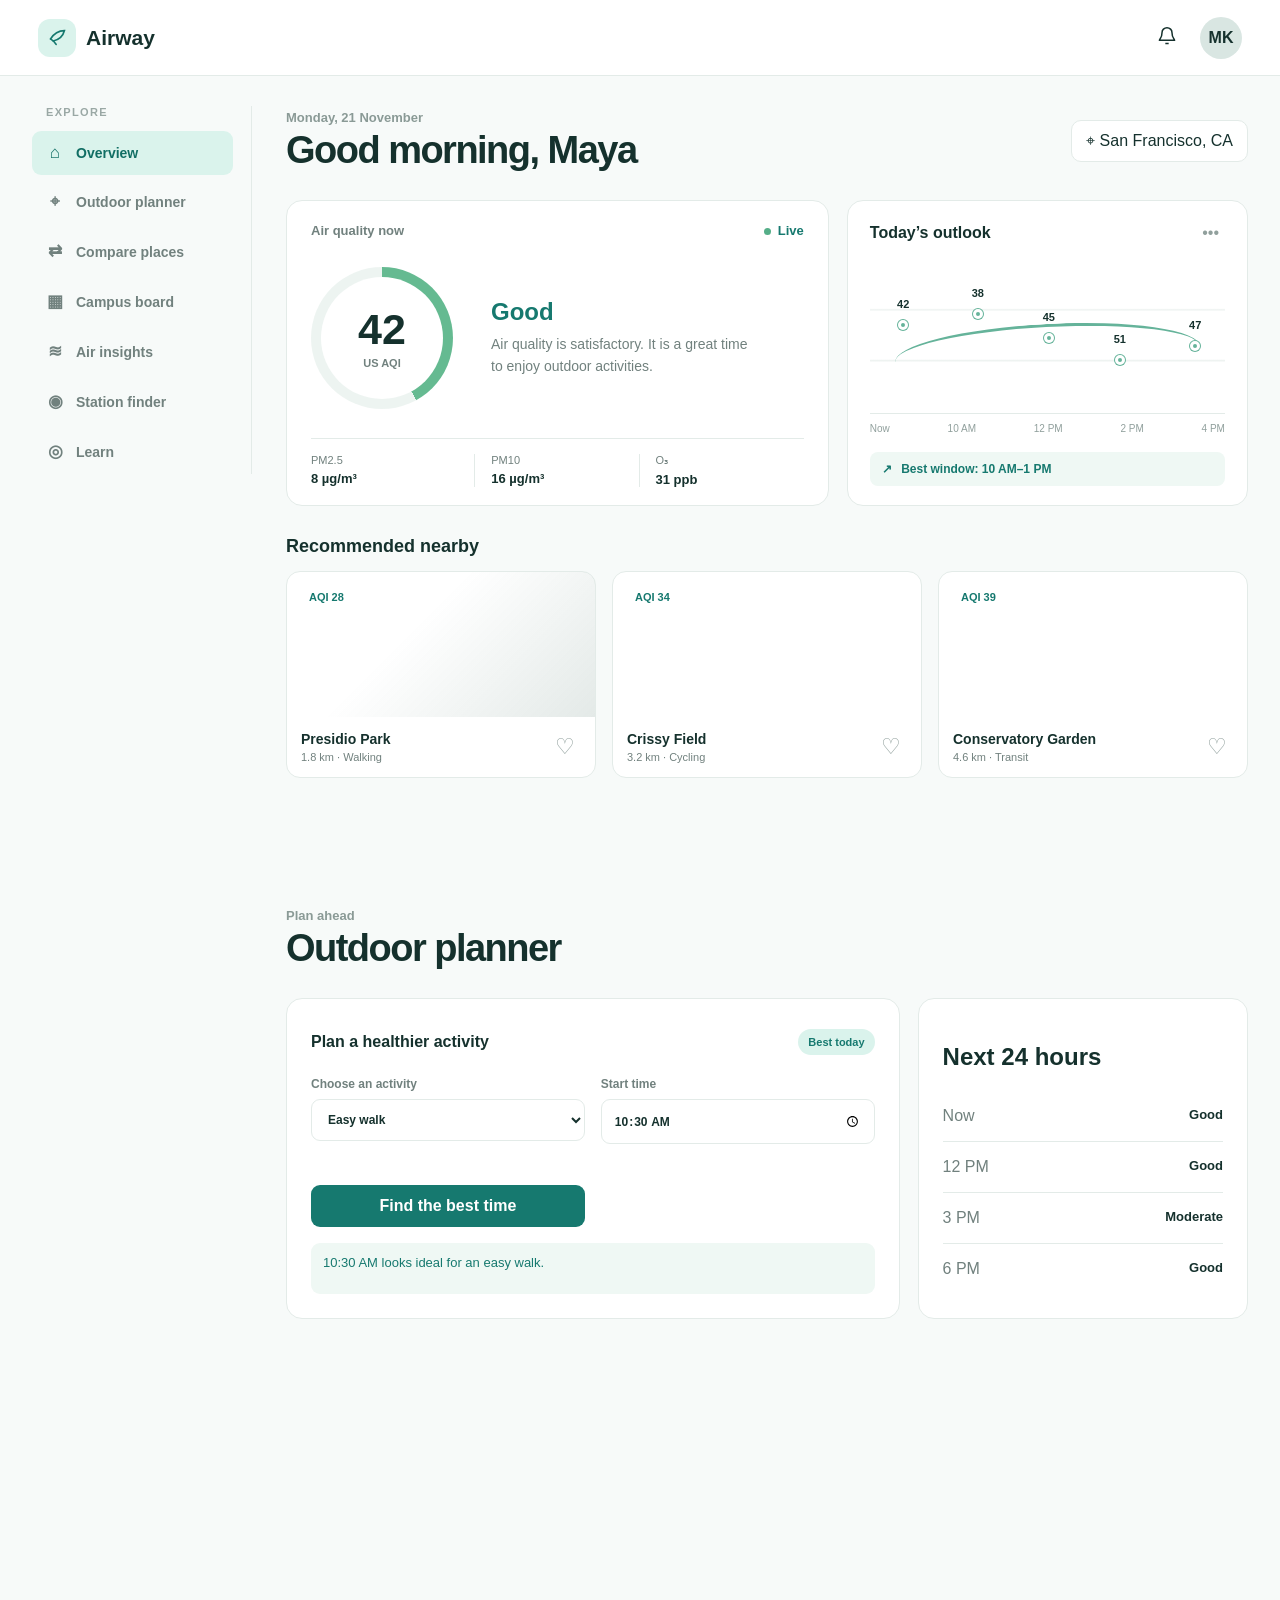
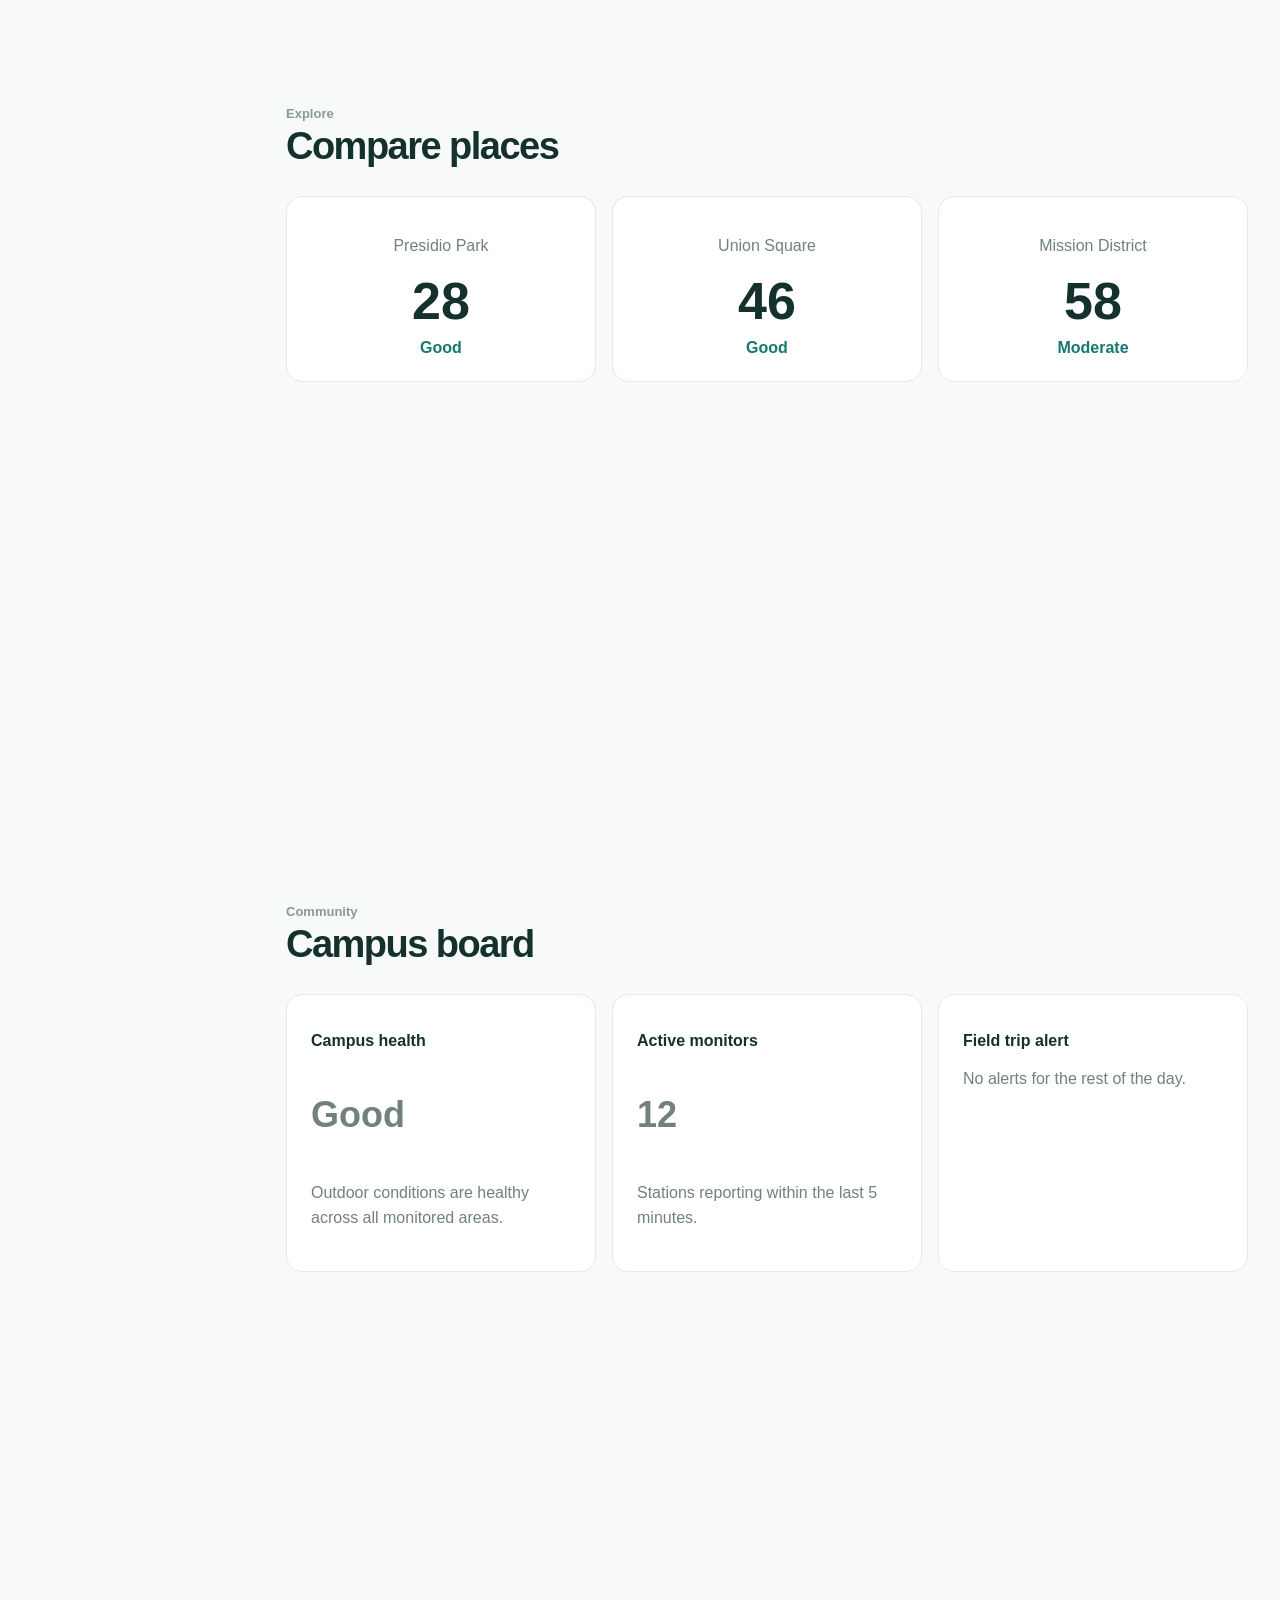
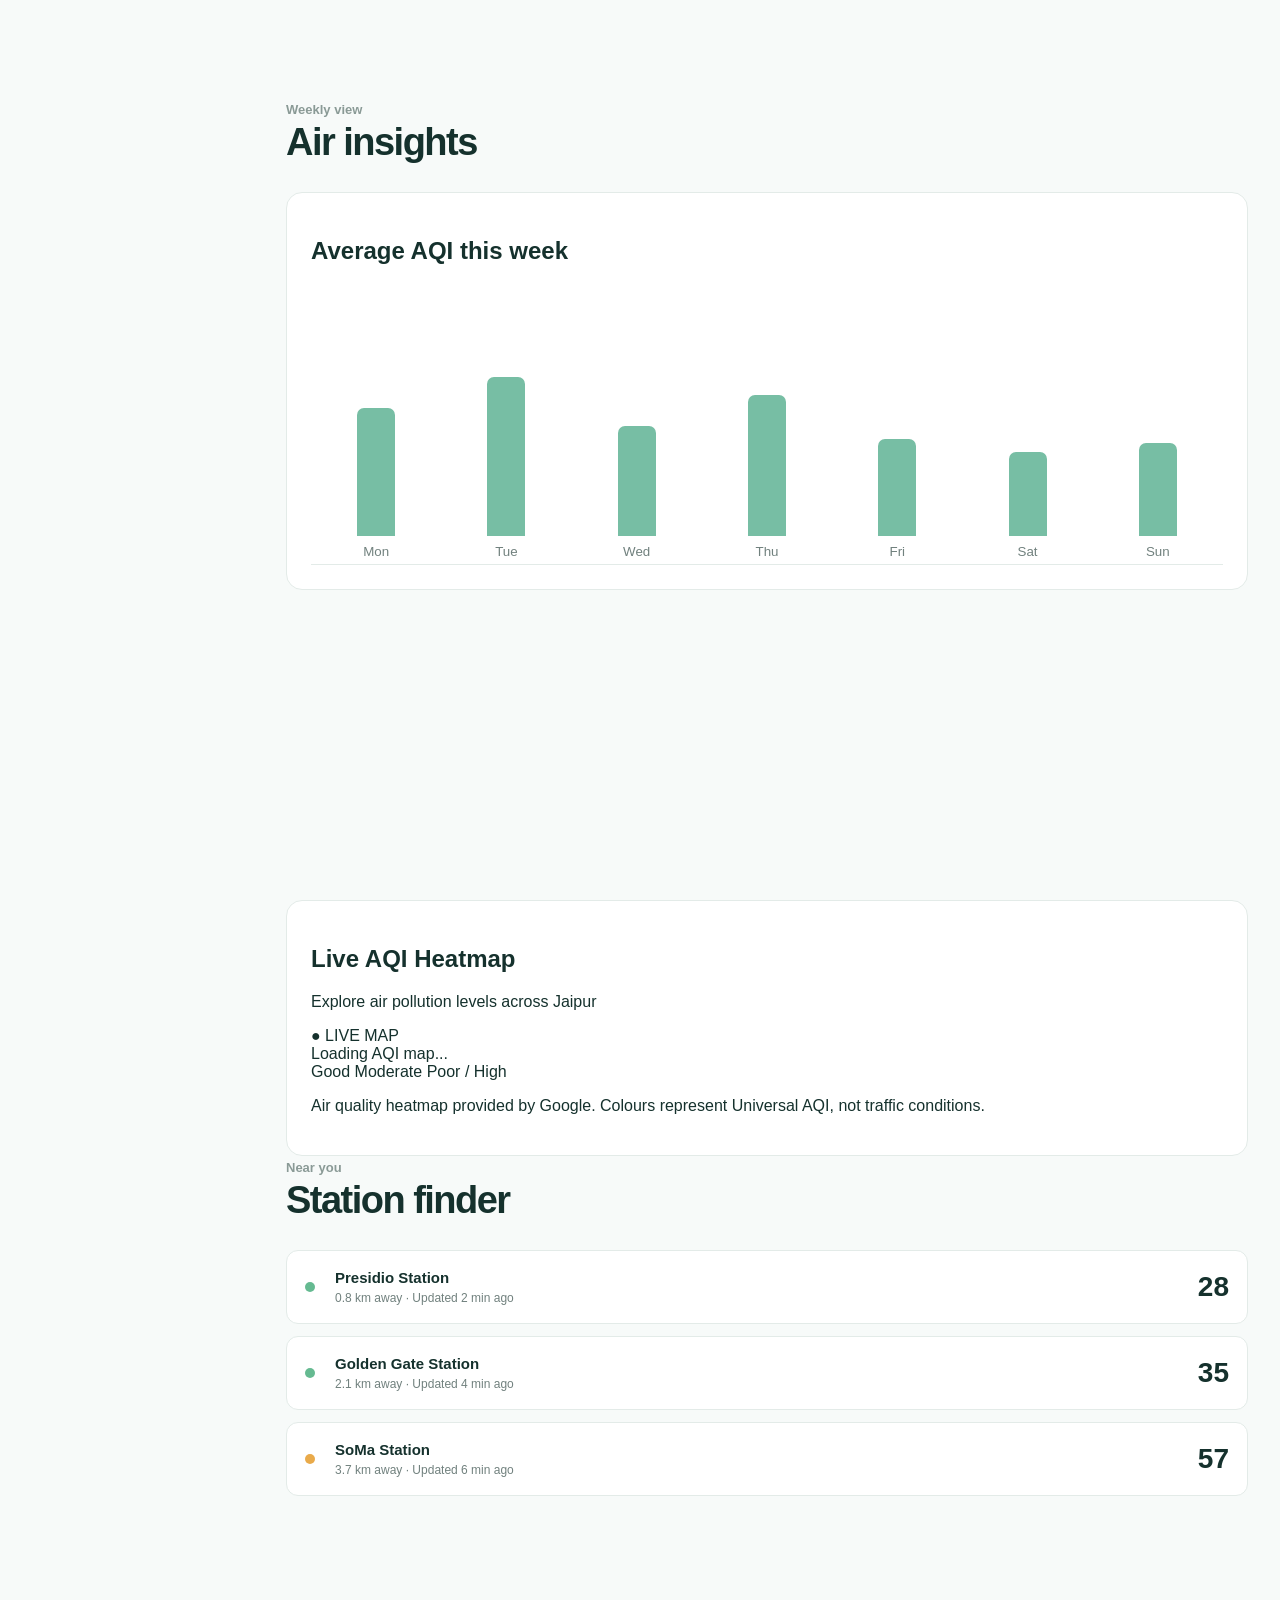
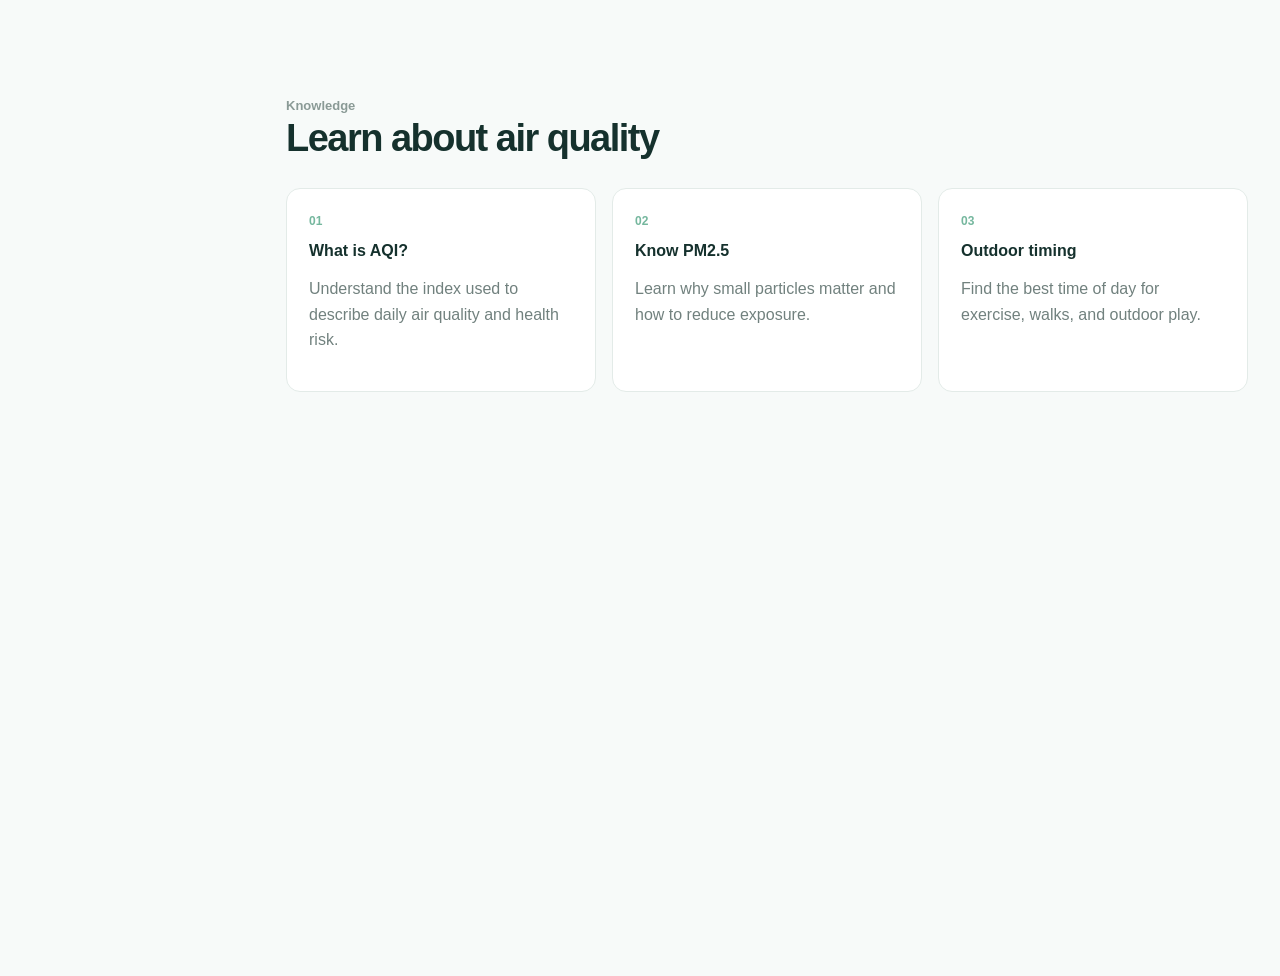
<file: index.html>
<!DOCTYPE html>
<html lang="en">
  <head>
    <meta charset="UTF-8" />
    <meta name="viewport" content="width=device-width, initial-scale=1" />
    <meta name="theme-color" content="#edf8f5" />
    <title>Airway — Find cleaner outdoor spaces</title>
    <link rel="stylesheet" href="style.css" />
  </head>
  <body>
    <header class="topbar">
      <a class="brand" href="#dashboard-view" aria-label="Airway home">
        <span class="brand-mark" aria-hidden="true">
          <svg viewBox="0 0 36 36"><path d="M8 20c5-8 10-12 20-12-2 8-7 13-16 15" /><path d="M8 20c3 2 6 4 8 8" /></svg>
        </span>
        <span>Airway</span>
      </a>
      <div class="top-actions">
        <button class="icon-button" type="button" aria-label="Notifications">
          <svg viewBox="0 0 24 24"><path d="M18 8a6 6 0 0 0-12 0c0 7-3 7-3 9h18c0-2-3-2-3-9M10 21h4" /></svg>
        </button>
        <button class="avatar" type="button" aria-label="Open profile">MK</button>
      </div>
    </header>

    <div class="app-layout">
      <aside class="feature-sidebar" aria-label="Sections">
        <p class="sidebar-label">Explore</p>
        <button class="active" type="button" data-target="dashboard-view">
          <span class="nav-icon">⌂</span> Overview
        </button>
        <button type="button" data-target="planner-view">
          <span class="nav-icon">⌖</span> Outdoor planner
        </button>
        <button type="button" data-target="compare-view">
          <span class="nav-icon">⇄</span> Compare places
        </button>
        <button type="button" data-target="campus-view">
          <span class="nav-icon">▦</span> Campus board
        </button>
        <button type="button" data-target="insights">
          <span class="nav-icon">≋</span> Air insights
        </button>
        <button type="button" data-target="stations">
          <span class="nav-icon">◉</span> Station finder
        </button>
        <button type="button" data-target="learn">
          <span class="nav-icon">◎</span> Learn
        </button>
      </aside>

      <main class="feature-content">
        <section id="dashboard-view" class="screen-section">
          <div class="section-heading">
            <div>
              <p class="eyebrow">Monday, 21 November</p>
              <h1>Good morning, Maya</h1>
            </div>
            <button class="location-button" type="button">⌖  San Francisco, CA</button>
          </div>

          <div class="hero-grid">
            <article class="air-card">
              <div class="air-card-head">
                <span>Air quality now</span>
                <span class="live-dot">Live</span>
              </div>
              <div class="aq-content">
                <div class="aq-ring">
                  <div><strong>42</strong><span>US AQI</span></div>
                </div>
                <div>
                  <p class="status">Good</p>
                  <p>Air quality is satisfactory. It is a great time to enjoy outdoor activities.</p>
                </div>
              </div>
              <div class="pollutants">
                <div><span>PM2.5</span><strong>8 µg/m³</strong></div>
                <div><span>PM10</span><strong>16 µg/m³</strong></div>
                <div><span>O₃</span><strong>31 ppb</strong></div>
              </div>
            </article>

            <article class="forecast-card">
              <div class="card-heading">
                <h2>Today’s outlook</h2>
                <button type="button" aria-label="More options">•••</button>
              </div>
              <div class="forecast-chart" aria-label="Hourly air quality chart">
                <div class="chart-line"></div>
                <div class="chart-point point-1"><span>42</span></div>
                <div class="chart-point point-2"><span>38</span></div>
                <div class="chart-point point-3"><span>45</span></div>
                <div class="chart-point point-4"><span>51</span></div>
                <div class="chart-point point-5"><span>47</span></div>
              </div>
              <div class="chart-times"><span>Now</span><span>10 AM</span><span>12 PM</span><span>2 PM</span><span>4 PM</span></div>
              <p class="forecast-note"><span>↗</span> Best window: 10 AM–1 PM</p>
            </article>
          </div>

          <h2 class="subheading">Recommended nearby</h2>
          <div class="place-grid">
            <article class="place-card">
              <div class="place-photo park-photo"><span class="place-score">AQI 28</span></div>
              <div class="place-info"><div><h3>Presidio Park</h3><p>1.8 km · Walking</p></div><button aria-label="Save Presidio Park">♡</button></div>
            </article>
            <article class="place-card">
              <div class="place-photo waterfront-photo"><span class="place-score">AQI 34</span></div>
              <div class="place-info"><div><h3>Crissy Field</h3><p>3.2 km · Cycling</p></div><button aria-label="Save Crissy Field">♡</button></div>
            </article>
            <article class="place-card">
              <div class="place-photo garden-photo"><span class="place-score">AQI 39</span></div>
              <div class="place-info"><div><h3>Conservatory Garden</h3><p>4.6 km · Transit</p></div><button aria-label="Save Conservatory Garden">♡</button></div>
            </article>
          </div>
        </section>

        <section id="planner-view" class="screen-section">
          <div class="section-heading"><div><p class="eyebrow">Plan ahead</p><h1>Outdoor planner</h1></div></div>
          <div class="panel-grid">
            <article class="content-panel planner-main">
              <div class="card-heading"><h2>Plan a healthier activity</h2><span class="tag">Best today</span></div>
              <label>Choose an activity
                <select id="activity-select"><option>Easy walk</option><option>Run</option><option>Cycling</option><option>Outdoor workout</option></select>
              </label>
              <label>Start time
                <input id="time-input" type="time" value="10:30" />
              </label>
              <button class="primary-button" id="plan-button" type="button">Find the best time</button>
              <p class="planner-result" id="planner-result">10:30 AM looks ideal for an easy walk.</p>
            </article>
            <article class="content-panel">
              <h2>Next 24 hours</h2>
              <div class="timeline"><div><span>Now</span><strong>Good</strong></div><div><span>12 PM</span><strong>Good</strong></div><div><span>3 PM</span><strong>Moderate</strong></div><div><span>6 PM</span><strong>Good</strong></div></div>
            </article>
          </div>
        </section>

        <section id="compare-view" class="screen-section">
          <div class="section-heading"><div><p class="eyebrow">Explore</p><h1>Compare places</h1></div></div>
          <div class="comparison">
            <article><p>Presidio Park</p><strong>28</strong><span>Good</span></article>
            <article><p>Union Square</p><strong>46</strong><span>Good</span></article>
            <article><p>Mission District</p><strong>58</strong><span>Moderate</span></article>
          </div>
        </section>

        <section id="campus-view" class="screen-section">
          <div class="section-heading"><div><p class="eyebrow">Community</p><h1>Campus board</h1></div></div>
          <div class="board-grid">
            <article class="content-panel"><h2>Campus health</h2><p class="board-score">Good</p><p>Outdoor conditions are healthy across all monitored areas.</p></article>
            <article class="content-panel"><h2>Active monitors</h2><p class="board-score">12</p><p>Stations reporting within the last 5 minutes.</p></article>
            <article class="content-panel"><h2>Field trip alert</h2><p>No alerts for the rest of the day.</p></article>
          </div>
        </section>

        <section id="insights" class="screen-section">
          <div class="section-heading"><div><p class="eyebrow">Weekly view</p><h1>Air insights</h1></div></div>
          <article class="content-panel insights-panel">
            <h2>Average AQI this week</h2>
            <div class="bar-chart" aria-label="Weekly AQI bar chart">
              <div><span style="height:58%"></span><small>Mon</small></div><div><span style="height:72%"></span><small>Tue</small></div><div><span style="height:50%"></span><small>Wed</small></div><div><span style="height:64%"></span><small>Thu</small></div><div><span style="height:44%"></span><small>Fri</small></div><div><span style="height:38%"></span><small>Sat</small></div><div><span style="height:42%"></span><small>Sun</small></div>
            </div>
          </article>
        </section>

        <section id="stations" class="screen-section">

<div class="content-panel aqi-map-panel">
  <div class="map-title-row">
    <div>
      <h2>Live AQI Heatmap</h2>
      <p>Explore air pollution levels across Jaipur</p>
    </div>
    <span class="map-live-status">● LIVE MAP</span>
  </div>

  <div id="aqi-map">
    Loading AQI map...
  </div>

  <div class="map-legend">
    <span><i class="legend-good"></i> Good</span>
    <span><i class="legend-moderate"></i> Moderate</span>
    <span><i class="legend-poor"></i> Poor / High</span>
  </div>

  <p class="map-note">
    Air quality heatmap provided by Google.
    Colours represent Universal AQI, not traffic conditions.
  </p>
</div>

          <div class="section-heading"><div><p class="eyebrow">Near you</p><h1>Station finder</h1></div></div>
          <div class="station-list">
            <article><div class="station-dot good"></div><div><h2>Presidio Station</h2><p>0.8 km away · Updated 2 min ago</p></div><strong>28</strong></article>
            <article><div class="station-dot good"></div><div><h2>Golden Gate Station</h2><p>2.1 km away · Updated 4 min ago</p></div><strong>35</strong></article>
            <article><div class="station-dot moderate"></div><div><h2>SoMa Station</h2><p>3.7 km away · Updated 6 min ago</p></div><strong>57</strong></article>
          </div>
        </section>

        <section id="learn" class="screen-section">
          <div class="section-heading"><div><p class="eyebrow">Knowledge</p><h1>Learn about air quality</h1></div></div>
          <div class="learn-grid">
            <article><span>01</span><h2>What is AQI?</h2><p>Understand the index used to describe daily air quality and health risk.</p></article>
            <article><span>02</span><h2>Know PM2.5</h2><p>Learn why small particles matter and how to reduce exposure.</p></article>
            <article><span>03</span><h2>Outdoor timing</h2><p>Find the best time of day for exercise, walks, and outdoor play.</p></article>
          </div>
        </section>
      </main>
    </div>

    <script src="app.js"></script>
  </body>
</html>
</file>
<file: style.css>
:root {
  --ink: #15312d;
  --muted: #71817e;
  --teal: #16796f;
  --mint: #daf3ec;
  --page: #f7faf9;
  --line: #e3ebe8;
  --good: #65ba91;
  --moderate: #e9aa4a;
}

* { box-sizing: border-box; }
html { scroll-behavior: smooth; }
body {
  margin: 0;
  background: var(--page);
  color: var(--ink);
  font-family: Inter, ui-sans-serif, -apple-system, BlinkMacSystemFont, "Segoe UI", sans-serif;
  -webkit-font-smoothing: antialiased;
}
button, input, select { font: inherit; }
button { cursor: pointer; }

.topbar {
  height: 76px;
  display: flex;
  align-items: center;
  justify-content: space-between;
  padding: 0 38px;
  background: rgba(255,255,255,.94);
  border-bottom: 1px solid var(--line);
  position: sticky;
  top: 0;
  z-index: 20;
  backdrop-filter: blur(12px);
}
.brand { display: flex; align-items: center; gap: 10px; color: var(--ink); text-decoration: none; font-size: 21px; font-weight: 800; }
.brand-mark { width: 38px; height: 38px; display: grid; place-items: center; border-radius: 12px; background: var(--mint); }
.brand-mark svg { width: 25px; fill: none; stroke: var(--teal); stroke-width: 2.4; stroke-linecap: round; }
.top-actions { display: flex; align-items: center; gap: 12px; }
.icon-button { width: 42px; height: 42px; border: 0; border-radius: 50%; background: transparent; }
.icon-button svg { width: 20px; fill: none; stroke: var(--ink); stroke-width: 1.8; }
.avatar { width: 42px; height: 42px; border: 0; border-radius: 50%; background: #d9e6e2; color: var(--ink); font-weight: 800; }

.app-layout {
  display: grid;
  grid-template-columns: 220px minmax(0, 1fr);
  gap: 34px;
  max-width: 1380px;
  margin: 0 auto;
  padding: 30px 32px 80px;
}
.feature-sidebar {
  position: sticky;
  top: 106px;
  align-self: start;
  height: fit-content;
  display: flex;
  flex-direction: column;
  gap: 5px;
  border-right: 1px solid var(--line);
  padding-right: 18px;
}
.sidebar-label { margin: 0 0 8px 14px; color: #9aa8a5; font-size: 11px; font-weight: 800; letter-spacing: .12em; text-transform: uppercase; }
.feature-sidebar button {
  display: flex;
  align-items: center;
  gap: 12px;
  width: 100%;
  border: 0;
  border-radius: 9px;
  background: transparent;
  color: #71817e;
  padding: 12px 14px;
  text-align: left;
  font-size: 14px;
  font-weight: 650;
}
.feature-sidebar button:hover { background: #f0f5f3; color: var(--ink); }
.feature-sidebar button.active { background: var(--mint); color: #116e64; }
.nav-icon { width: 18px; text-align: center; font-size: 17px; }
.feature-content { min-width: 0; }
.screen-section { min-height: 82vh; scroll-margin-top: 100px; margin-bottom: 60px; }
.section-heading { display: flex; align-items: center; justify-content: space-between; margin: 4px 0 28px; }
.section-heading h1 { margin: 4px 0 0; font-size: clamp(28px, 3vw, 38px); letter-spacing: -.04em; }
.eyebrow { margin: 0; color: #8a9a96; font-size: 13px; font-weight: 700; }
.location-button { border: 1px solid var(--line); border-radius: 10px; background: white; color: var(--ink); padding: 11px 14px; }

.hero-grid { display: grid; grid-template-columns: minmax(0, 1.15fr) minmax(280px, .85fr); gap: 18px; }
.air-card, .forecast-card, .content-panel { background: white; border: 1px solid var(--line); border-radius: 16px; }
.air-card { padding: 22px 24px 18px; }
.air-card-head, .card-heading { display: flex; align-items: center; justify-content: space-between; }
.air-card-head { color: #71817e; font-size: 13px; font-weight: 700; }
.live-dot { color: var(--teal); }
.live-dot::before { content: ""; display: inline-block; width: 7px; height: 7px; margin-right: 7px; border-radius: 50%; background: #55ae88; }
.aq-content { display: grid; grid-template-columns: 180px 1fr; align-items: center; min-height: 200px; }
.aq-ring { width: 142px; height: 142px; display: grid; place-items: center; border-radius: 50%; background: conic-gradient(var(--good) 0 42%, #edf4f1 42% 100%); position: relative; }
.aq-ring::after { content: ""; position: absolute; inset: 10px; border-radius: 50%; background: white; }
.aq-ring div { position: relative; z-index: 1; display: flex; flex-direction: column; align-items: center; }
.aq-ring strong { font-size: 43px; line-height: 1; }
.aq-ring span { margin-top: 6px; color: var(--muted); font-size: 11px; font-weight: 800; }
.aq-content .status { margin: 0 0 8px; color: var(--teal); font-size: 24px; font-weight: 800; }
.aq-content p:last-child { max-width: 260px; margin: 0; color: var(--muted); font-size: 14px; line-height: 1.55; }
.pollutants { display: grid; grid-template-columns: repeat(3, 1fr); border-top: 1px solid var(--line); padding-top: 15px; }
.pollutants div { display: flex; flex-direction: column; gap: 5px; border-right: 1px solid var(--line); padding-left: 16px; }
.pollutants div:first-child { padding-left: 0; }
.pollutants div:last-child { border: 0; }
.pollutants span { color: var(--muted); font-size: 11px; }
.pollutants strong { font-size: 13px; }

.forecast-card { padding: 22px 22px 16px; }
.card-heading h2 { margin: 0; font-size: 16px; }
.card-heading button { border: 0; background: transparent; color: #91a09d; }
.forecast-chart { height: 155px; margin-top: 16px; border-bottom: 1px solid var(--line); background-image: linear-gradient(to bottom, transparent 32%, #edf2f0 33%, transparent 34%, transparent 65%, #edf2f0 66%, transparent 67%); position: relative; }
.chart-line { position: absolute; left: 7%; right: 7%; top: 65px; height: 60px; border-top: 3px solid #65b39a; border-radius: 50%; transform: rotate(-3deg); }
.chart-point { position: absolute; width: 10px; height: 10px; border: 3px solid white; border-radius: 50%; background: #65b39a; box-shadow: 0 0 0 1px #65b39a; }
.chart-point span { position: absolute; left: 50%; top: -25px; transform: translateX(-50%); font-size: 11px; font-weight: 800; }
.point-1 { left: 8%; top: 61px; } .point-2 { left: 29%; top: 50px; } .point-3 { left: 49%; top: 74px; } .point-4 { left: 69%; top: 96px; } .point-5 { right: 7%; top: 82px; }
.chart-times { display: flex; justify-content: space-between; color: #91a09d; font-size: 10px; padding-top: 9px; }
.forecast-note { margin: 18px 0 0; border-radius: 8px; background: #eff8f4; color: var(--teal); padding: 10px 12px; font-size: 12px; font-weight: 750; }
.forecast-note span { margin-right: 6px; }

.subheading { margin: 30px 0 14px; font-size: 18px; }
.place-grid { display: grid; grid-template-columns: repeat(3, 1fr); gap: 16px; }
.place-card { overflow: hidden; border: 1px solid var(--line); border-radius: 14px; background: white; }
.place-photo { height: 145px; background-size: cover; background-position: center; position: relative; }
.park-photo { background-image: linear-gradient(135deg, transparent 40%, rgba(29,78,62,.12)), url("https://images.unsplash.com/photo-1500530855697-b586d89ba3ee?auto=format&fit=crop&w=700&q=80"); }
.waterfront-photo { background-image: url("https://images.unsplash.com/photo-1500534314209-a25ddb2bd429?auto=format&fit=crop&w=700&q=80"); }
.garden-photo { background-image: url("https://images.unsplash.com/photo-1416879595882-3373a0480b5b?auto=format&fit=crop&w=700&q=80"); }
.place-score { position: absolute; left: 12px; top: 12px; border-radius: 20px; background: rgba(255,255,255,.94); color: var(--teal); padding: 7px 10px; font-size: 11px; font-weight: 800; }
.place-info { display: flex; align-items: center; justify-content: space-between; padding: 14px; }
.place-info h3 { margin: 0 0 4px; font-size: 14px; }
.place-info p { margin: 0; color: var(--muted); font-size: 11px; }
.place-info button { border: 0; background: transparent; color: #91a09d; font-size: 22px; }

.panel-grid { display: grid; grid-template-columns: 1.3fr .7fr; gap: 18px; }
.content-panel { padding: 24px; }
.planner-main { display: grid; grid-template-columns: 1fr 1fr; gap: 16px; }
.planner-main .card-heading { grid-column: 1 / -1; }
.tag { border-radius: 20px; background: var(--mint); color: var(--teal); padding: 7px 10px; font-size: 11px; font-weight: 800; }
.planner-main label { display: flex; flex-direction: column; gap: 8px; color: var(--muted); font-size: 12px; font-weight: 700; }
.planner-main select, .planner-main input { width: 100%; border: 1px solid var(--line); border-radius: 9px; background: white; color: var(--ink); padding: 12px; }
.primary-button { align-self: end; border: 0; border-radius: 9px; background: var(--teal); color: white; padding: 12px 18px; font-weight: 800; }
.planner-result { grid-column: 1 / -1; margin: 0; border-radius: 9px; background: #eff8f4; color: var(--teal); padding: 12px; font-size: 13px; }
.timeline { display: flex; flex-direction: column; }
.timeline div { display: flex; justify-content: space-between; border-bottom: 1px solid var(--line); padding: 16px 0; }
.timeline div:last-child { border: 0; }
.timeline span { color: var(--muted); }
.timeline strong { font-size: 13px; }

.comparison { display: grid; grid-template-columns: repeat(3, 1fr); gap: 16px; }
.comparison article { display: flex; flex-direction: column; align-items: center; border: 1px solid var(--line); border-radius: 16px; background: white; padding: 24px; }
.comparison p { color: var(--muted); } .comparison strong { font-size: 52px; } .comparison span { margin-top: 8px; color: var(--teal); font-weight: 800; }
.board-grid, .learn-grid { display: grid; grid-template-columns: repeat(3, 1fr); gap: 16px; }
.board-grid h2, .learn-grid h2 { font-size: 16px; }
.board-grid p, .learn-grid p { color: var(--muted); line-height: 1.6; }
.board-score { color: var(--teal); font-size: 36px; font-weight: 800; }
.insights-panel { min-height: 360px; }
.bar-chart { height: 280px; display: flex; align-items: end; justify-content: space-around; border-bottom: 1px solid var(--line); }
.bar-chart div { height: 220px; display: flex; flex-direction: column; justify-content: end; align-items: center; gap: 8px; }
.bar-chart div span { width: 38px; border-radius: 7px 7px 0 0; background: #77bea4; }
.bar-chart small { height: 20px; color: var(--muted); }
.station-list { display: flex; flex-direction: column; gap: 12px; }
.station-list article { display: grid; grid-template-columns: 14px 1fr auto; align-items: center; gap: 16px; border: 1px solid var(--line); border-radius: 12px; background: white; padding: 18px; }
.station-list h2 { margin: 0 0 5px; font-size: 15px; }
.station-list p { margin: 0; color: var(--muted); font-size: 12px; }
.station-list strong { font-size: 28px; }
.station-dot { width: 10px; height: 10px; border-radius: 50%; }
.station-dot.good { background: var(--good); } .station-dot.moderate { background: var(--moderate); }
.learn-grid article { border: 1px solid var(--line); border-radius: 14px; background: white; padding: 22px; }
.learn-grid article span { color: #75b79e; font-size: 12px; font-weight: 900; }

@media (max-width: 980px) {
  .app-layout { grid-template-columns: 190px minmax(0, 1fr); padding-inline: 20px; }
  .hero-grid, .panel-grid { grid-template-columns: 1fr; }
  .place-grid { grid-template-columns: repeat(2, 1fr); }
  .place-card:last-child { display: none; }
}
@media (max-width: 760px) {
  .topbar { height: 68px; padding: 0 16px; }
  .app-layout { display: block; padding: 20px 16px 60px; }
  .feature-sidebar {
    position: sticky;
    top: 68px;
    z-index: 15;
    flex-direction: row;
    overflow-x: auto;
    height: 58px;
    margin: 0 -16px 20px;
    padding: 7px 16px;
    border: 0;
    background: rgba(247,250,249,.96);
    scrollbar-width: none;
  }
  .sidebar-label { display: none; }
  .feature-sidebar button { width: auto; flex: 0 0 auto; border-radius: 8px; white-space: nowrap; padding: 8px 10px; }
  .screen-section { min-height: 70vh; scroll-margin-top: 132px; }
  .section-heading { align-items: end; }
  .location-button { max-width: 150px; white-space: nowrap; overflow: hidden; text-overflow: ellipsis; }
  .aq-content { grid-template-columns: 145px 1fr; }
  .aq-ring { width: 122px; height: 122px; }
  .place-grid, .comparison, .board-grid, .learn-grid { grid-template-columns: 1fr; }
  .place-card:last-child { display: block; }
  .comparison article { align-items: flex-start; }
  .planner-main { grid-template-columns: 1fr; }
  .planner-main .card-heading, .planner-result { grid-column: 1; }
  .primary-button { min-height: 44px; }
}
</file>
